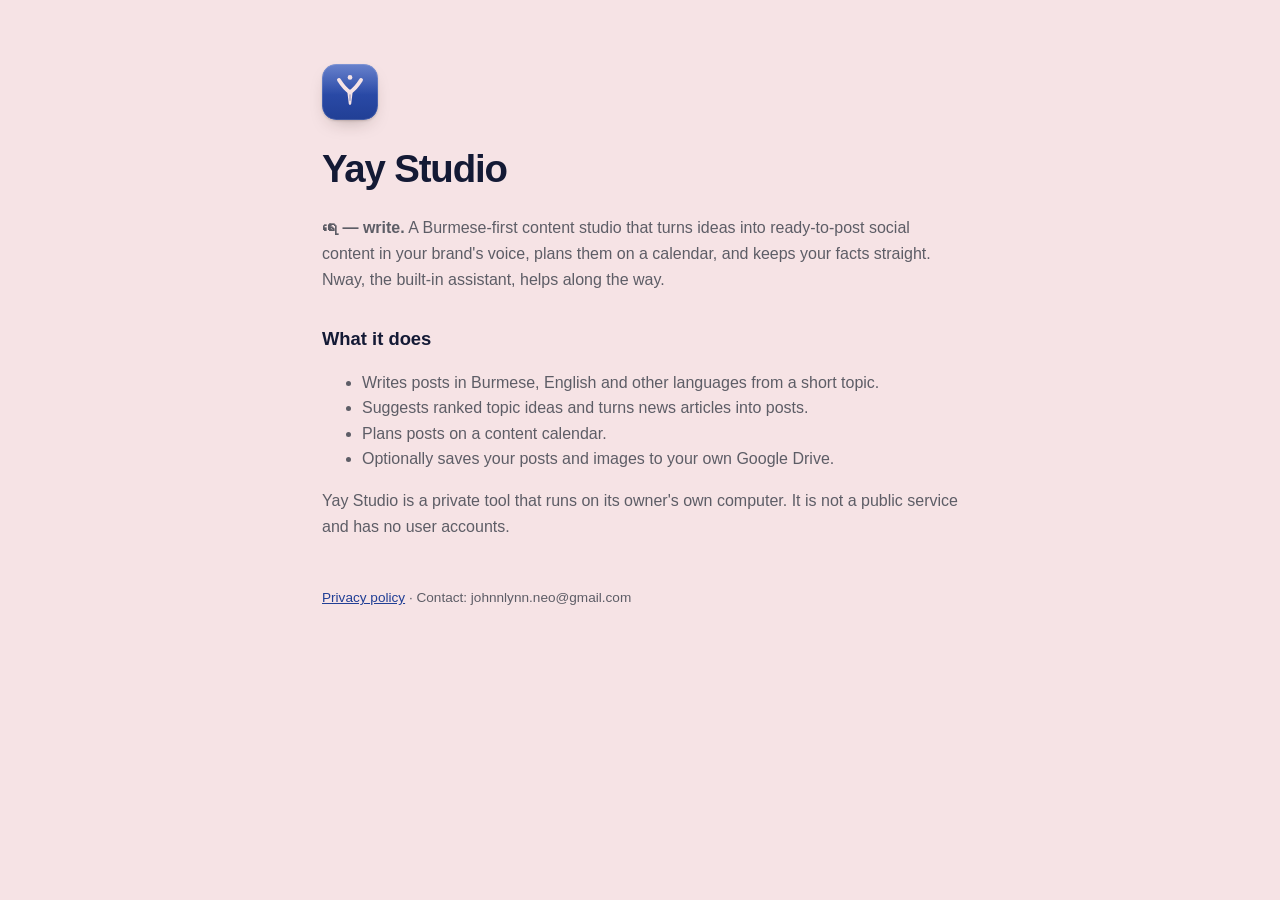
<file: index.html>
<!doctype html><html lang="en"><head><meta charset="utf-8"><meta name="viewport" content="width=device-width,initial-scale=1"><title>Yay Studio</title><link rel="icon" href="favicon.svg" type="image/svg+xml"><link rel="stylesheet" href="style.css"></head>
<body><main>
<img class="mark" src="logo.svg" alt="Yay Studio logo">
<h1>Yay Studio</h1>
<p><strong>ရေး — write.</strong> A Burmese-first content studio that turns ideas into ready-to-post social content in your brand's voice, plans them on a calendar, and keeps your facts straight. Nway, the built-in assistant, helps along the way.</p>
<h2>What it does</h2>
<ul><li>Writes posts in Burmese, English and other languages from a short topic.</li><li>Suggests ranked topic ideas and turns news articles into posts.</li><li>Plans posts on a content calendar.</li><li>Optionally saves your posts and images to your own Google Drive.</li></ul>
<p>Yay Studio is a private tool that runs on its owner's own computer. It is not a public service and has no user accounts.</p>
<footer><a href="privacy.html">Privacy policy</a> · Contact: johnnlynn.neo@gmail.com</footer>
</main></body></html>
</file>
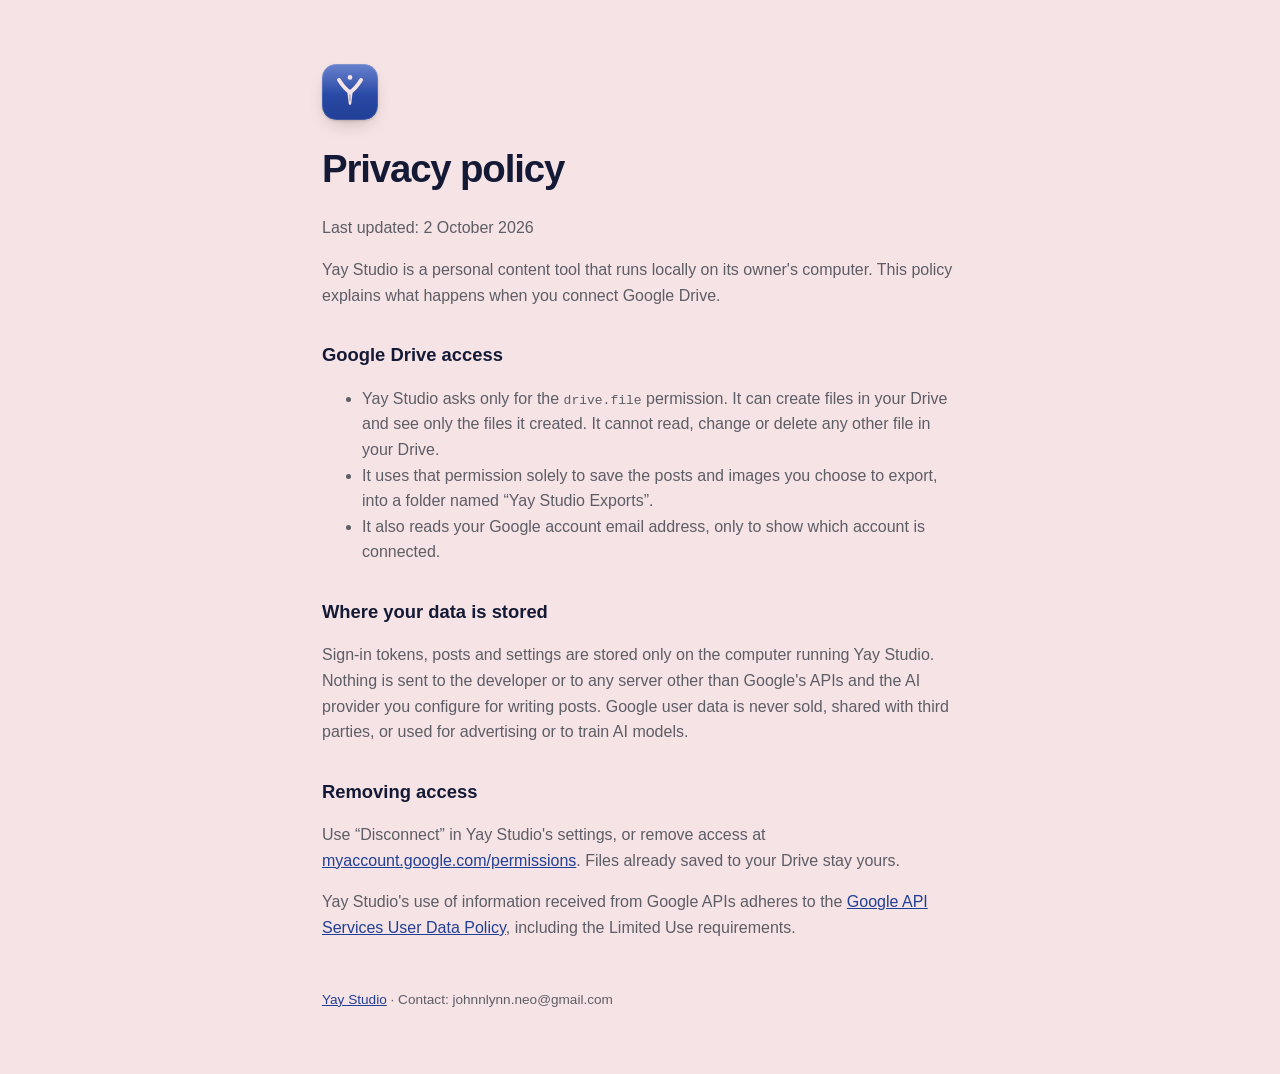
<file: privacy.html>
<!doctype html><html lang="en"><head><meta charset="utf-8"><meta name="viewport" content="width=device-width,initial-scale=1"><title>Privacy policy · Yay Studio</title><link rel="icon" href="favicon.svg" type="image/svg+xml"><link rel="stylesheet" href="style.css"></head>
<body><main>
<img class="mark" src="logo.svg" alt="Yay Studio logo">
<h1>Privacy policy</h1>
<p>Last updated: 2 October 2026</p>
<p>Yay Studio is a personal content tool that runs locally on its owner's computer. This policy explains what happens when you connect Google Drive.</p>
<h2>Google Drive access</h2>
<ul>
<li>Yay Studio asks only for the <code>drive.file</code> permission. It can create files in your Drive and see only the files it created. It cannot read, change or delete any other file in your Drive.</li>
<li>It uses that permission solely to save the posts and images you choose to export, into a folder named “Yay Studio Exports”.</li>
<li>It also reads your Google account email address, only to show which account is connected.</li>
</ul>
<h2>Where your data is stored</h2>
<p>Sign-in tokens, posts and settings are stored only on the computer running Yay Studio. Nothing is sent to the developer or to any server other than Google's APIs and the AI provider you configure for writing posts. Google user data is never sold, shared with third parties, or used for advertising or to train AI models.</p>
<h2>Removing access</h2>
<p>Use “Disconnect” in Yay Studio's settings, or remove access at <a href="https://myaccount.google.com/permissions">myaccount.google.com/permissions</a>. Files already saved to your Drive stay yours.</p>
<p>Yay Studio's use of information received from Google APIs adheres to the <a href="https://developers.google.com/terms/api-services-user-data-policy">Google API Services User Data Policy</a>, including the Limited Use requirements.</p>
<footer><a href="index.html">Yay Studio</a> · Contact: johnnlynn.neo@gmail.com</footer>
</main></body></html>
</file>
<file: style.css>
:root{--accent:#213f95;--text:#141a35;--muted:#5d5d66;--bg:#f6e3e5}
@media (prefers-color-scheme:dark){:root{--text:#ece9e4;--muted:#a8a39c;--accent:#8ea5f0;--bg:#0a1130}}
*{box-sizing:border-box}body{margin:0;font-family:-apple-system,BlinkMacSystemFont,"Segoe UI",Inter,sans-serif;background:var(--bg);color:var(--text);line-height:1.6}
main{max-width:680px;margin:0 auto;padding:64px 22px}
.mark{width:56px;height:56px;border-radius:14px;display:block;box-shadow:0 1px 2px rgba(40,25,15,.15),0 8px 20px -10px rgba(40,25,15,.4)}
h1{font-size:2.4rem;letter-spacing:-.03em;margin:18px 0 6px}h2{margin-top:32px;font-size:1.15rem}
p,li{color:var(--muted)}a{color:var(--accent)}footer{margin-top:48px;font-size:.85rem;color:var(--muted)}
</file>
